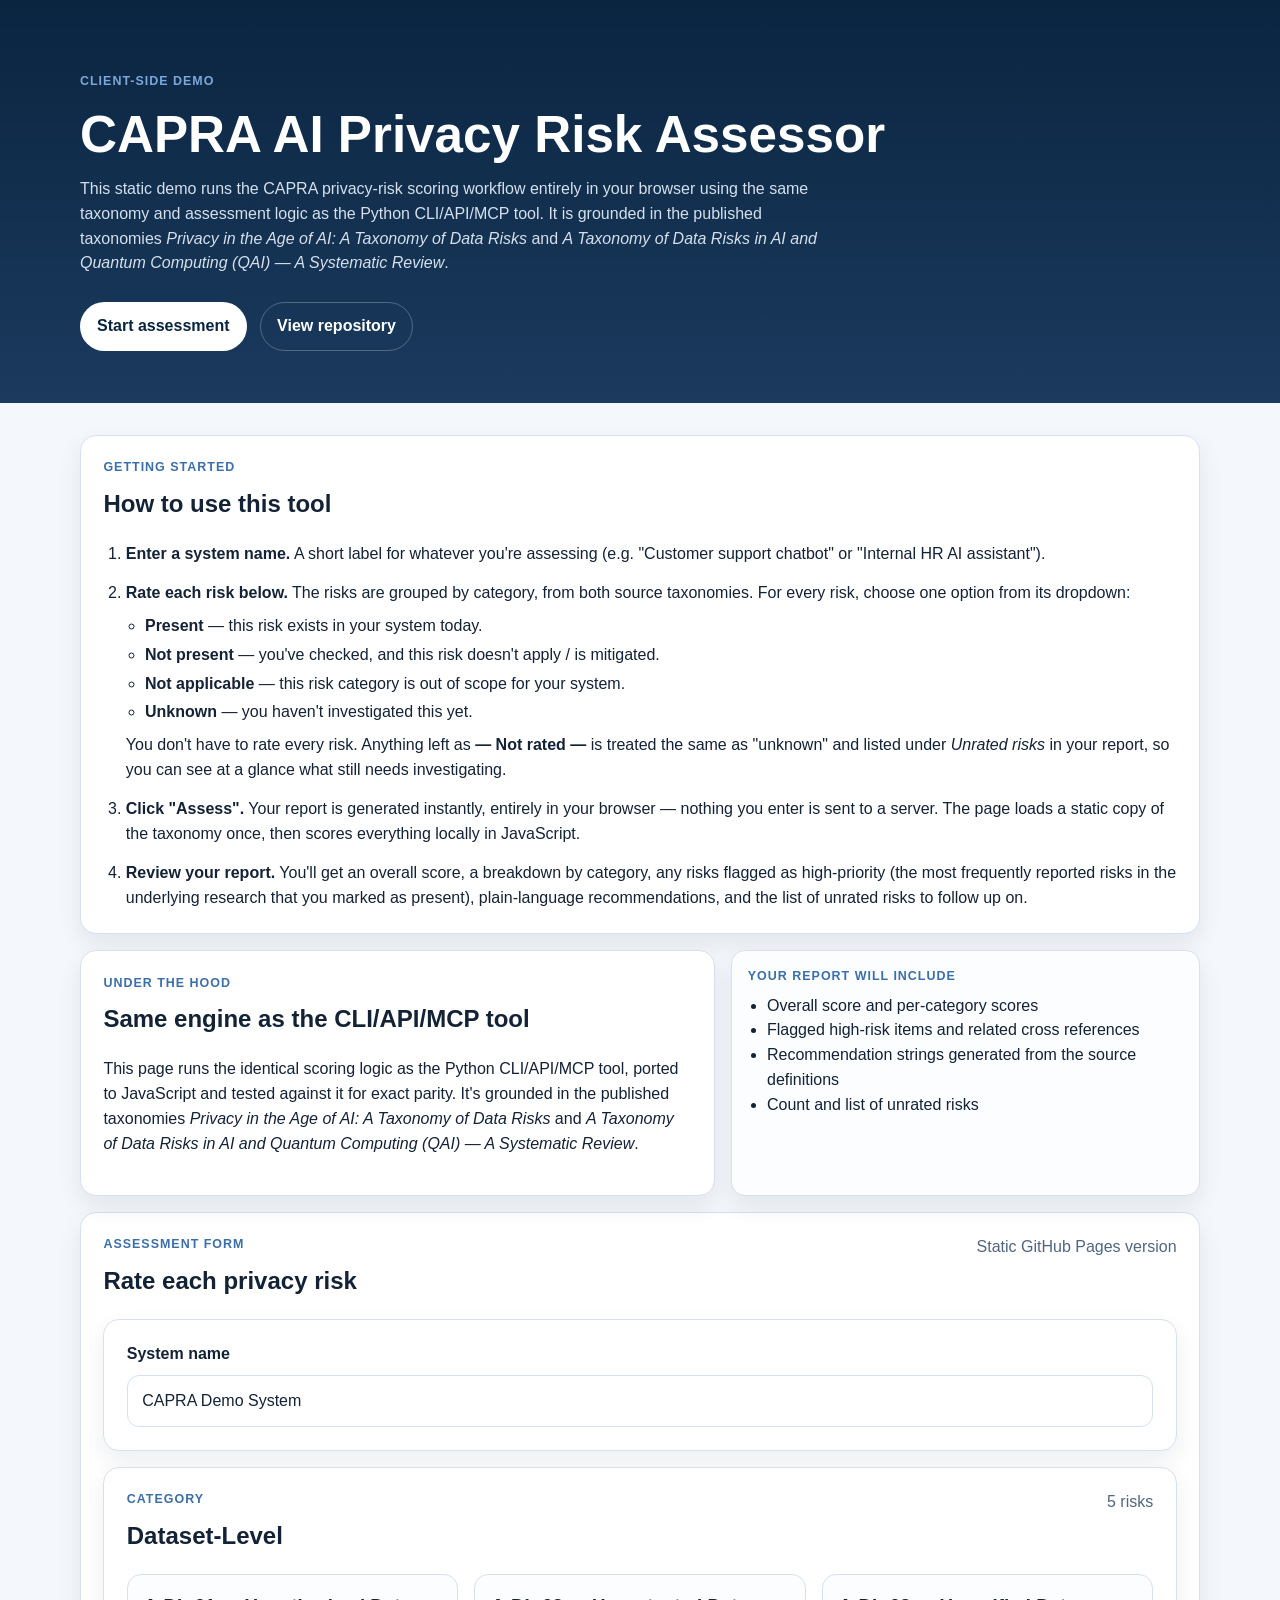
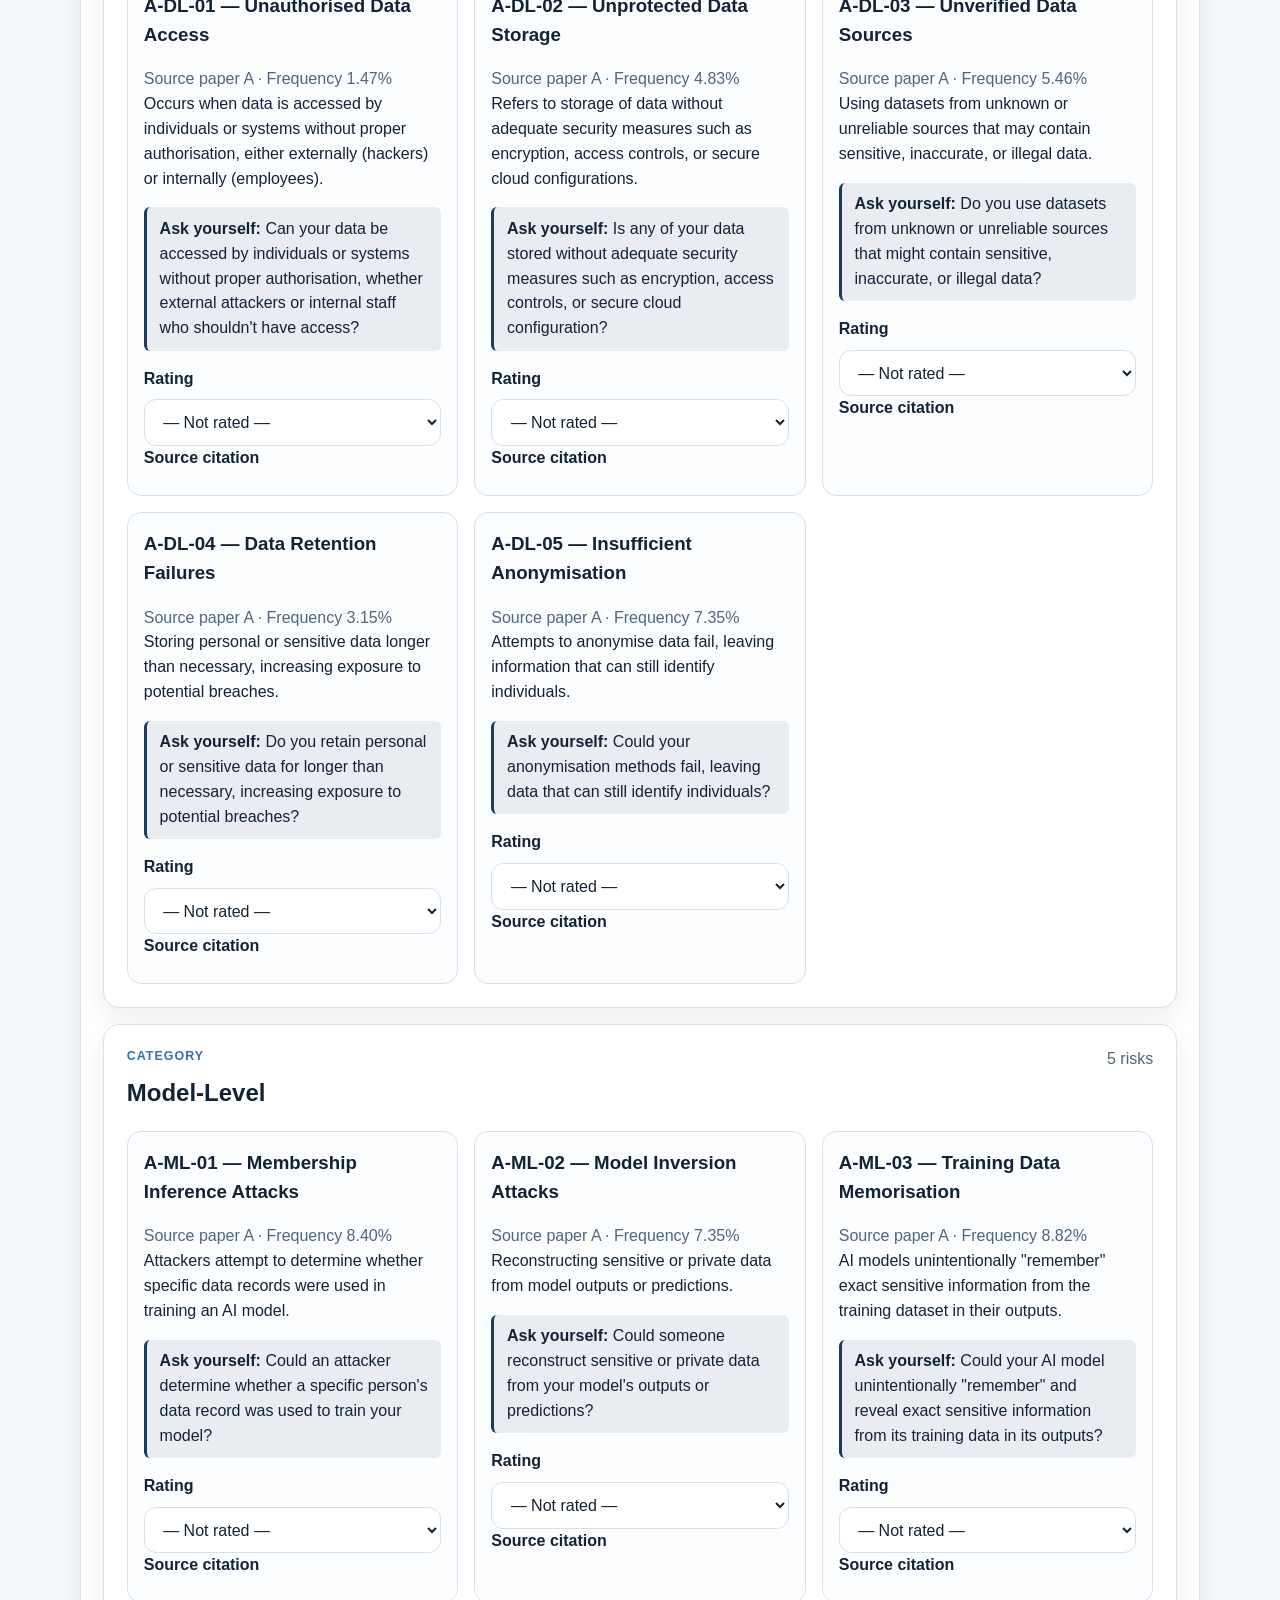
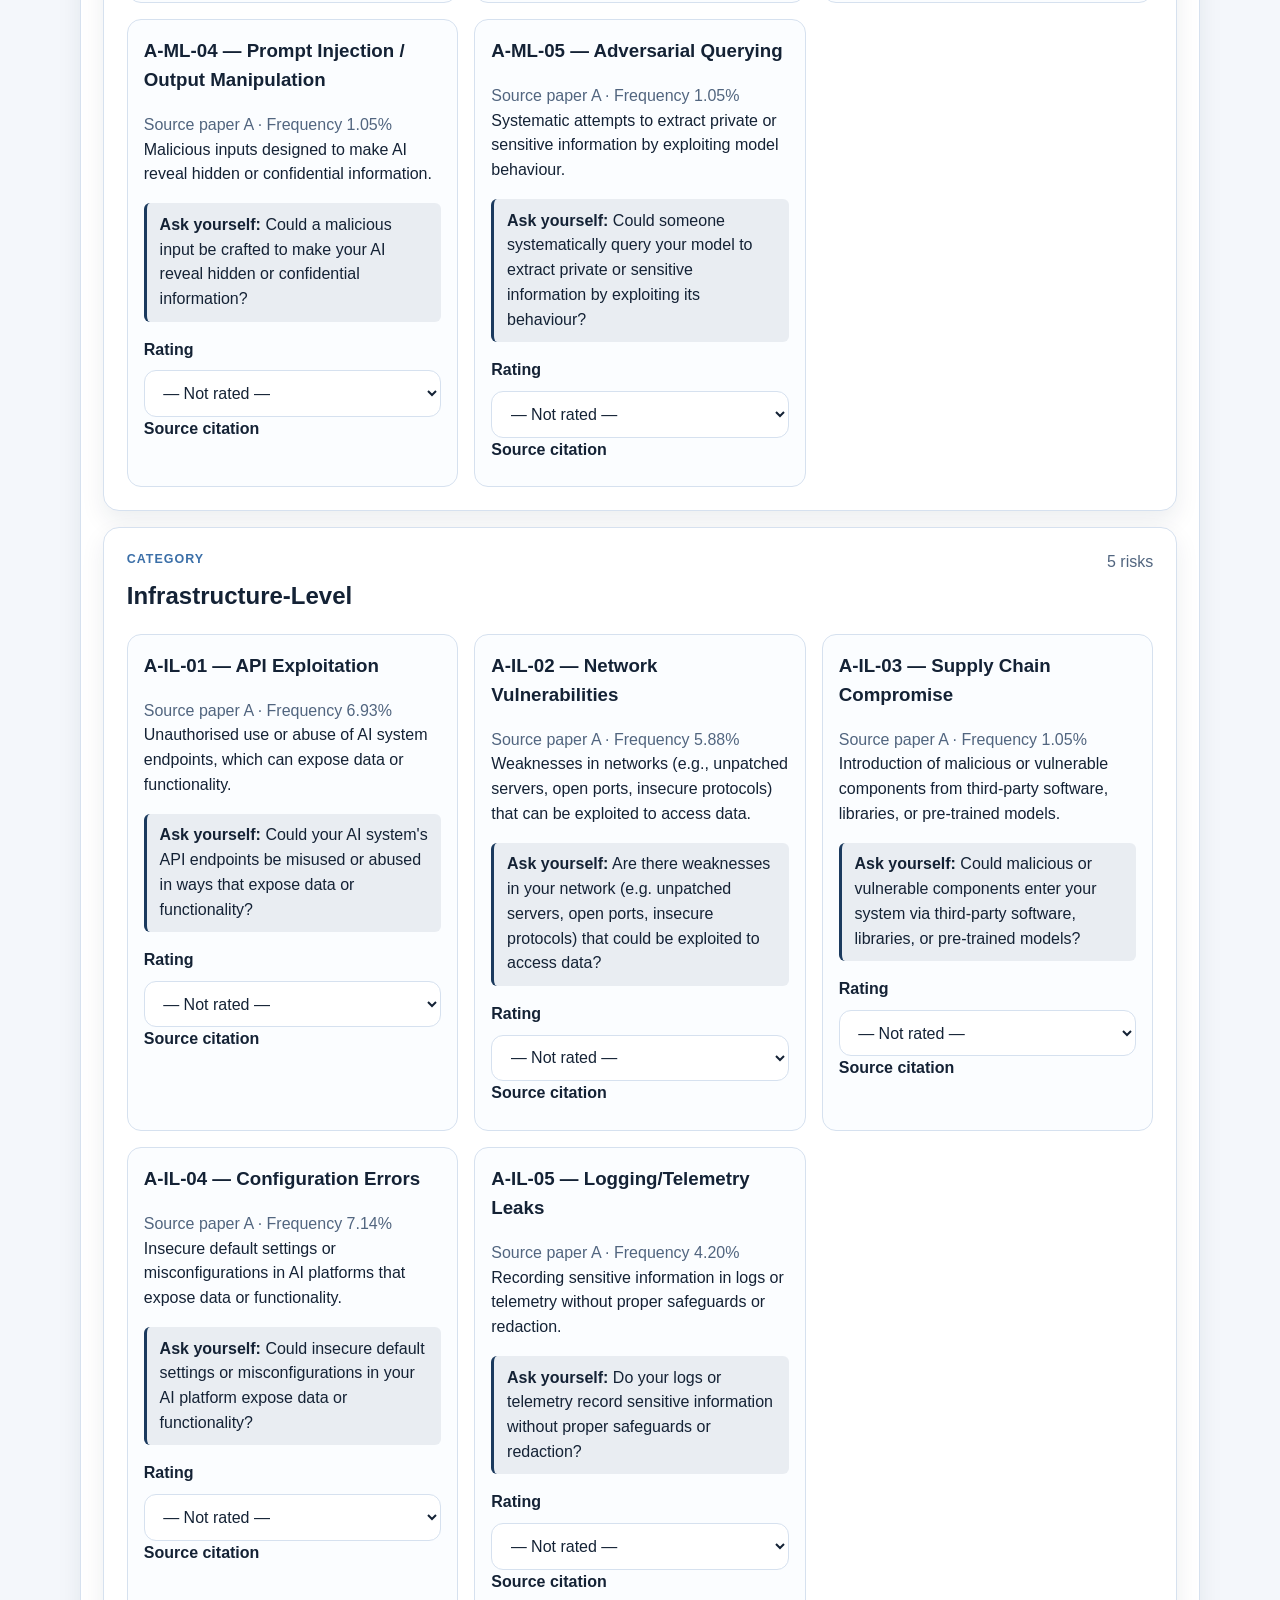
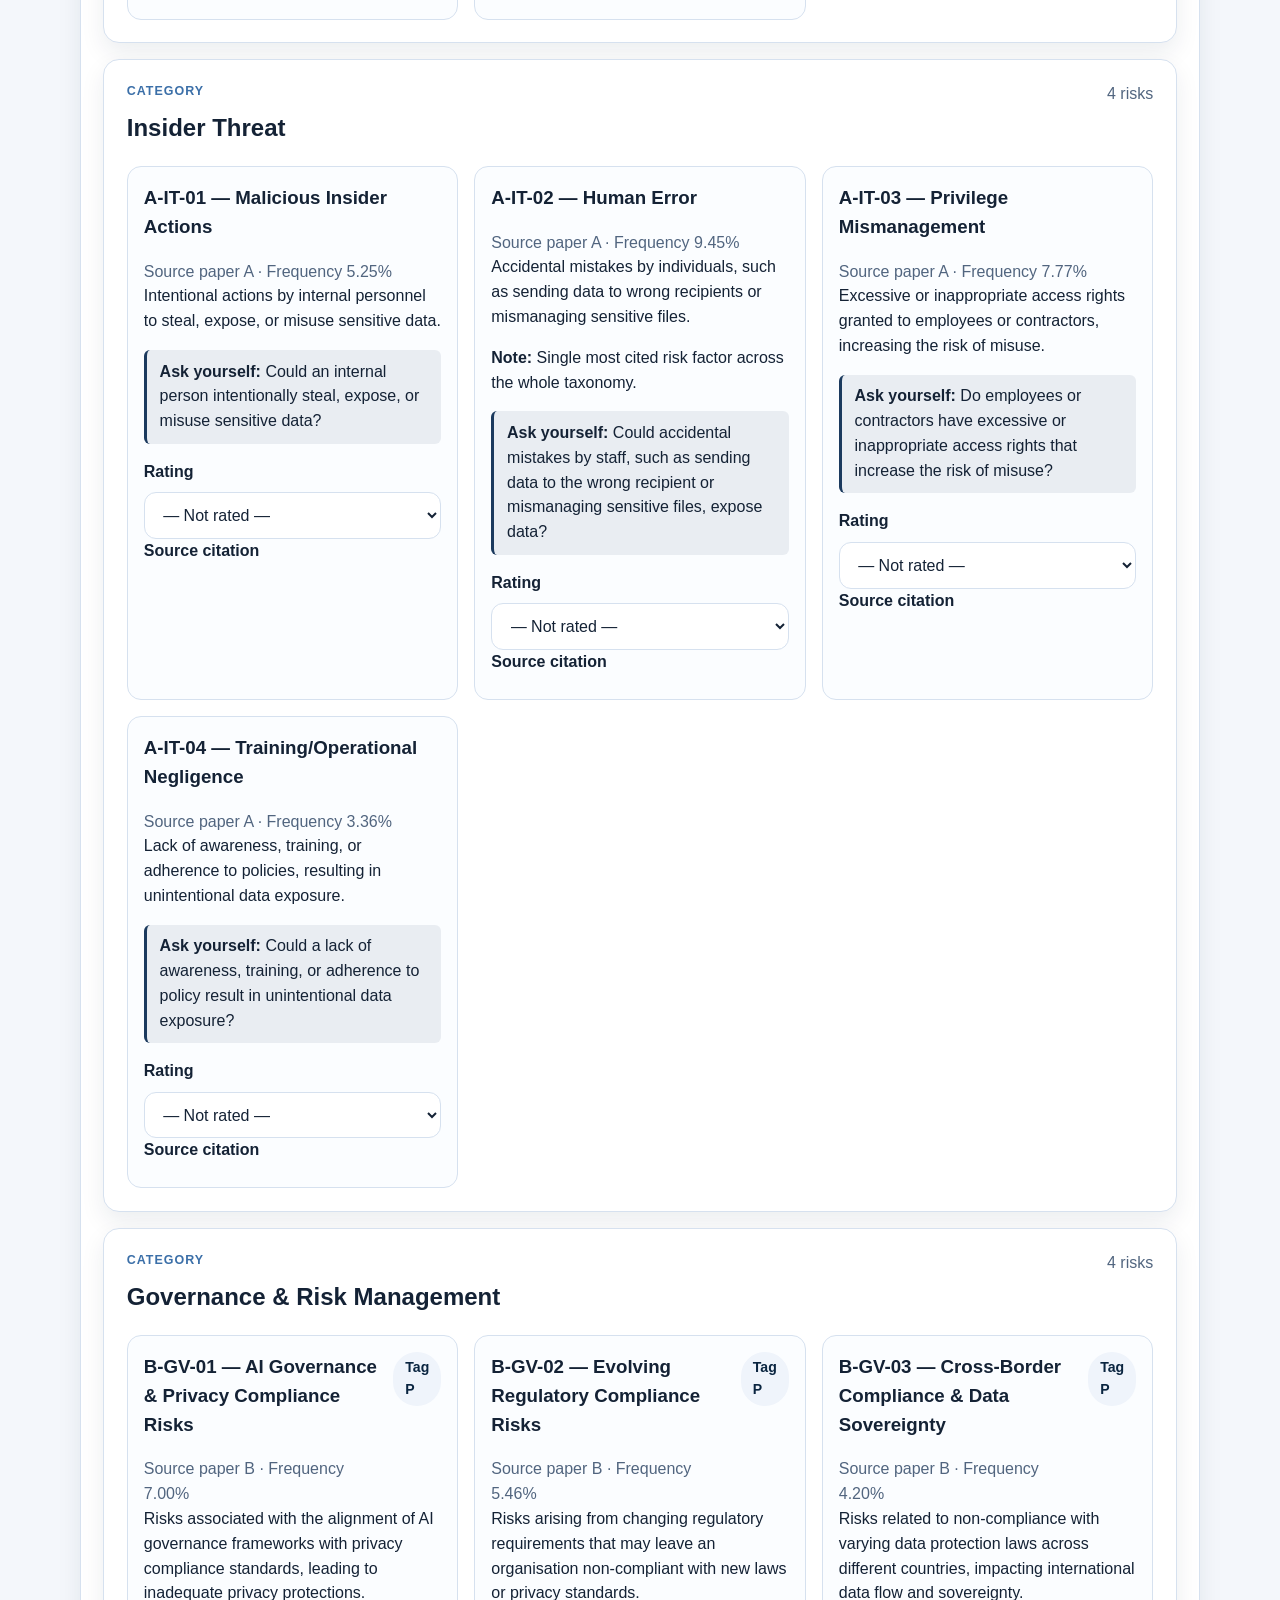
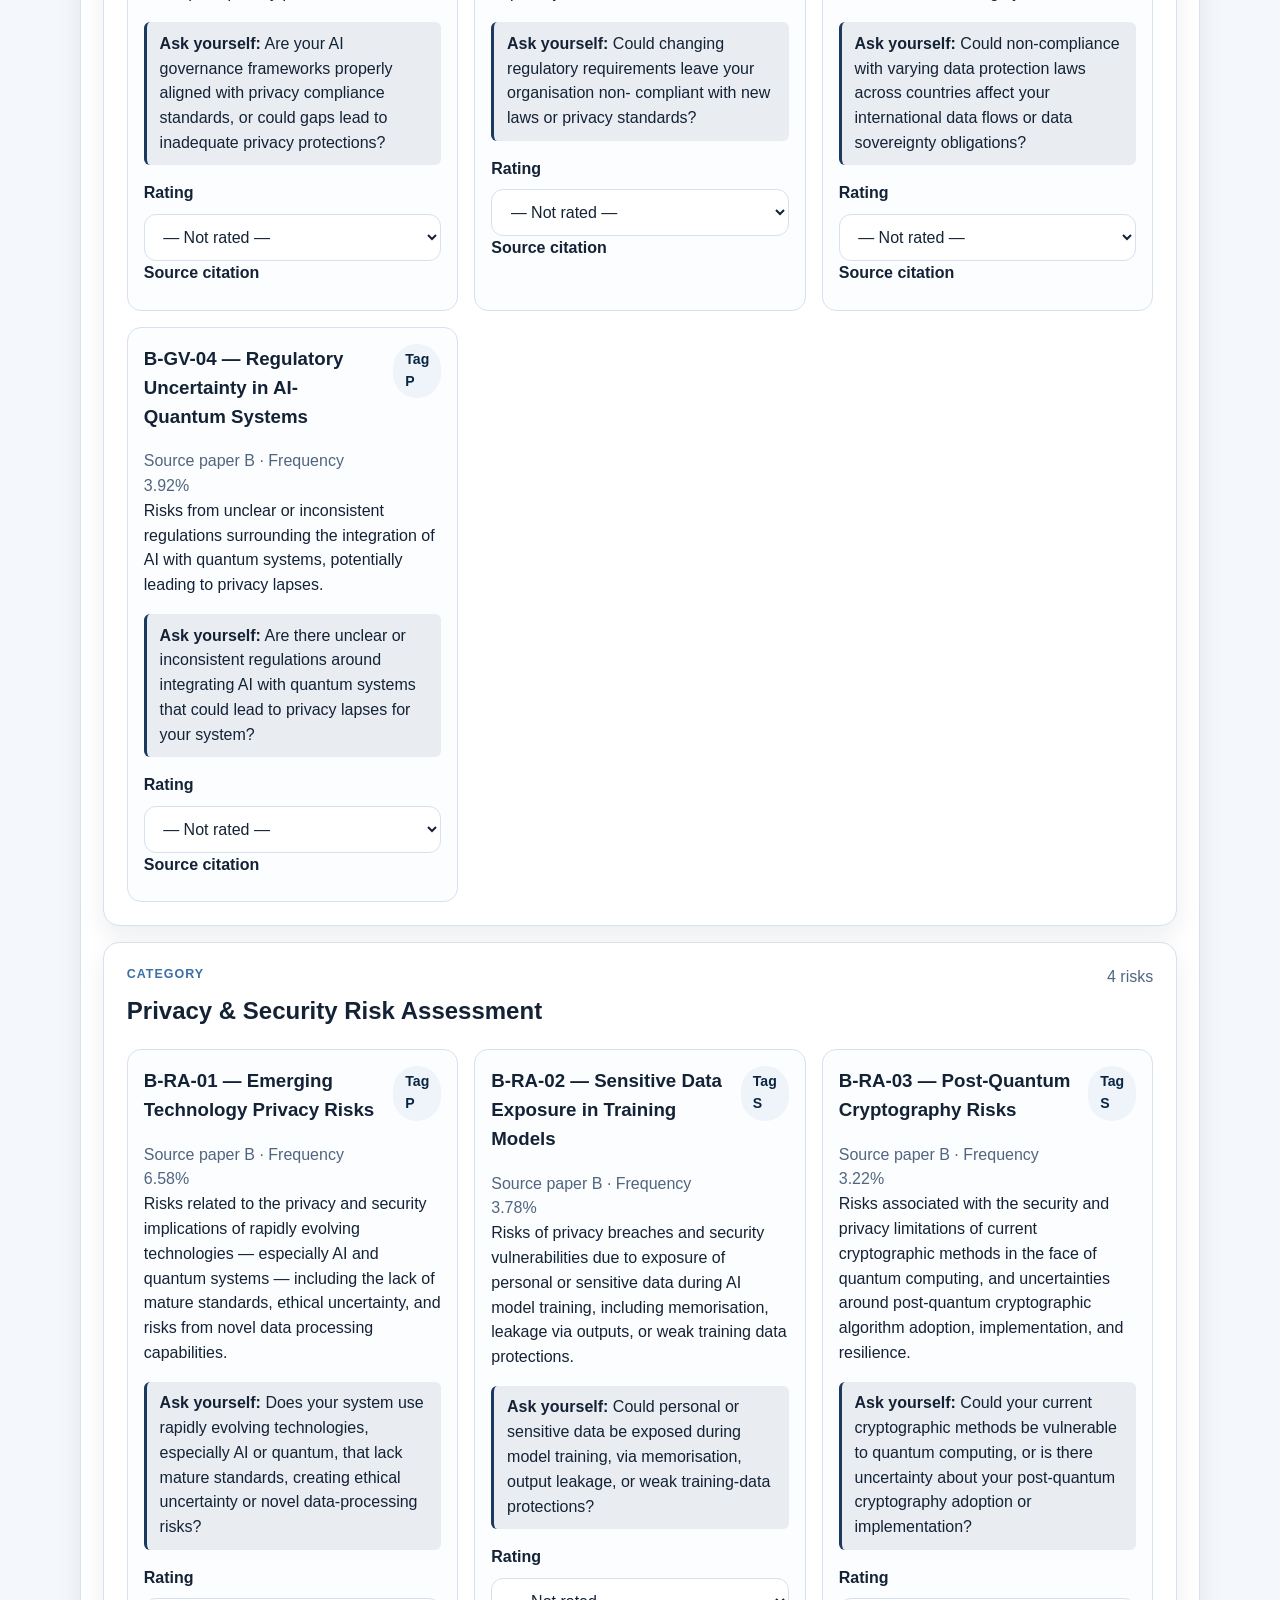
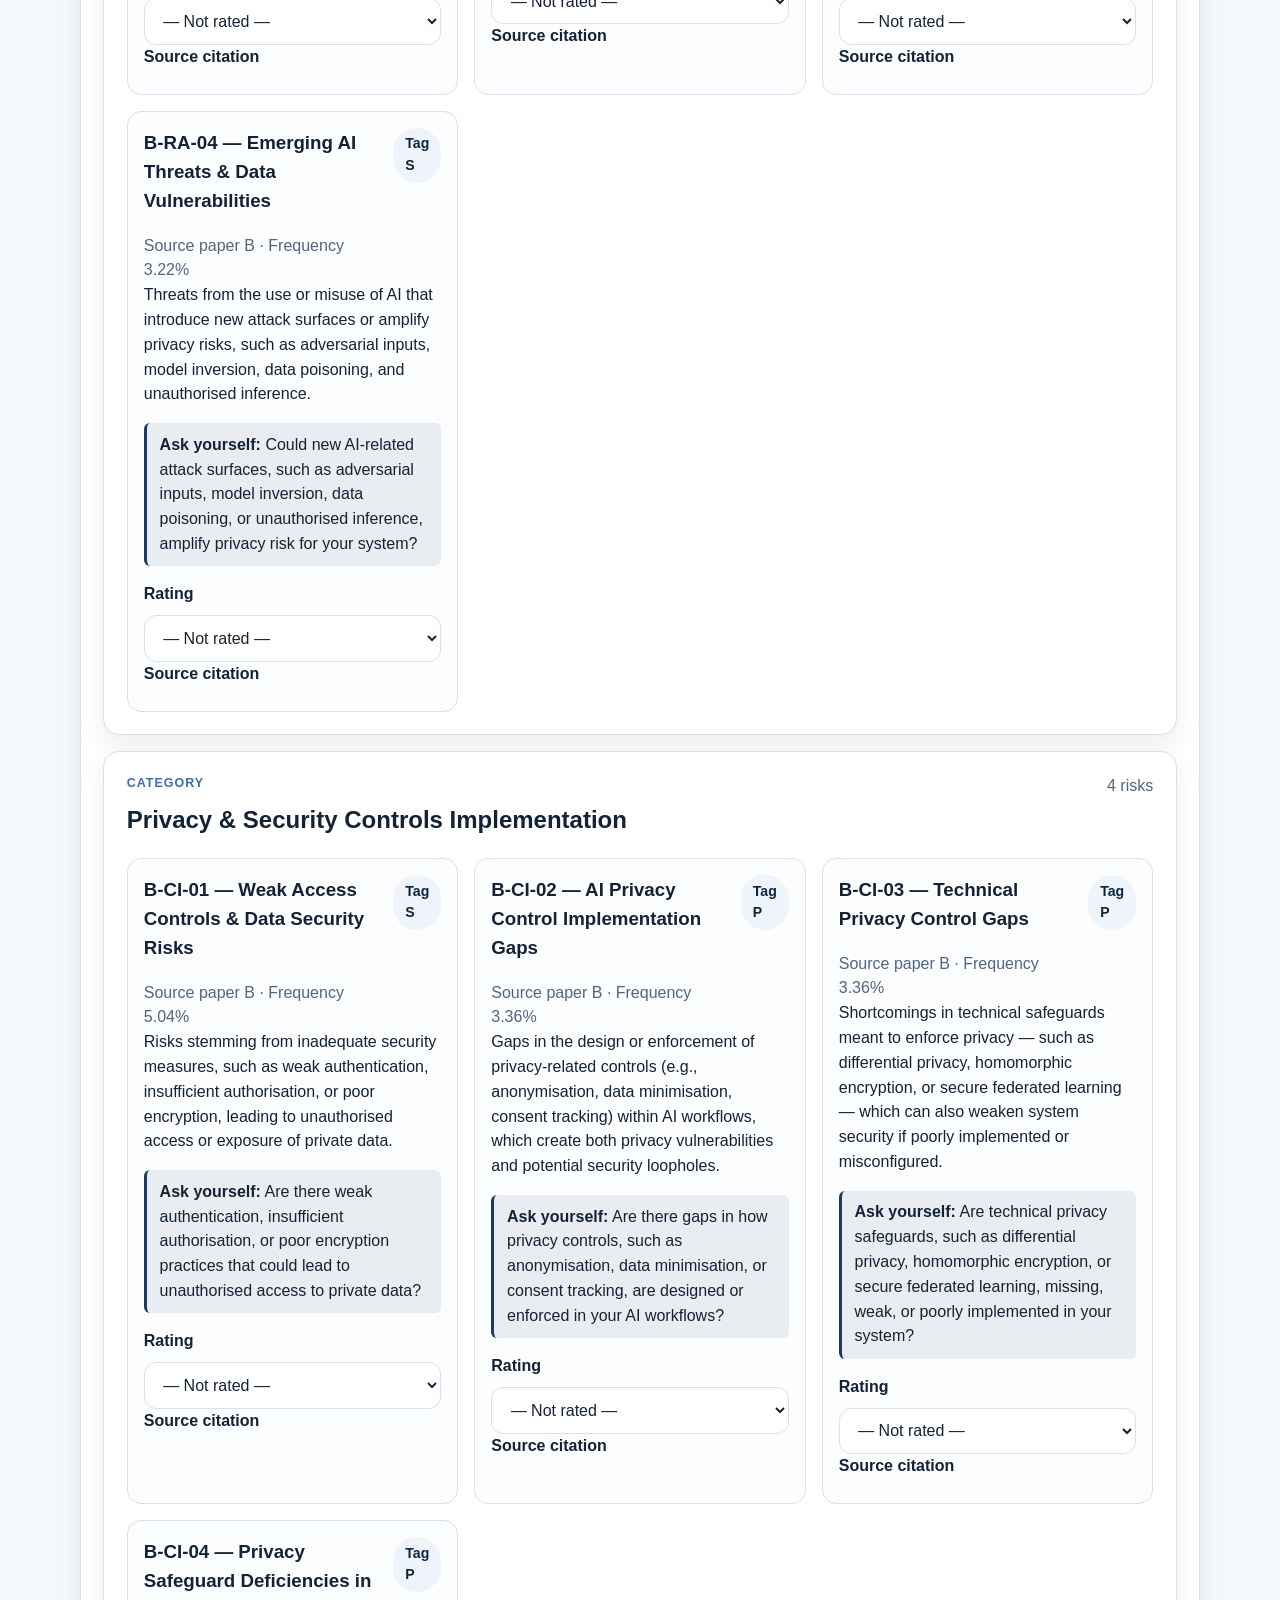
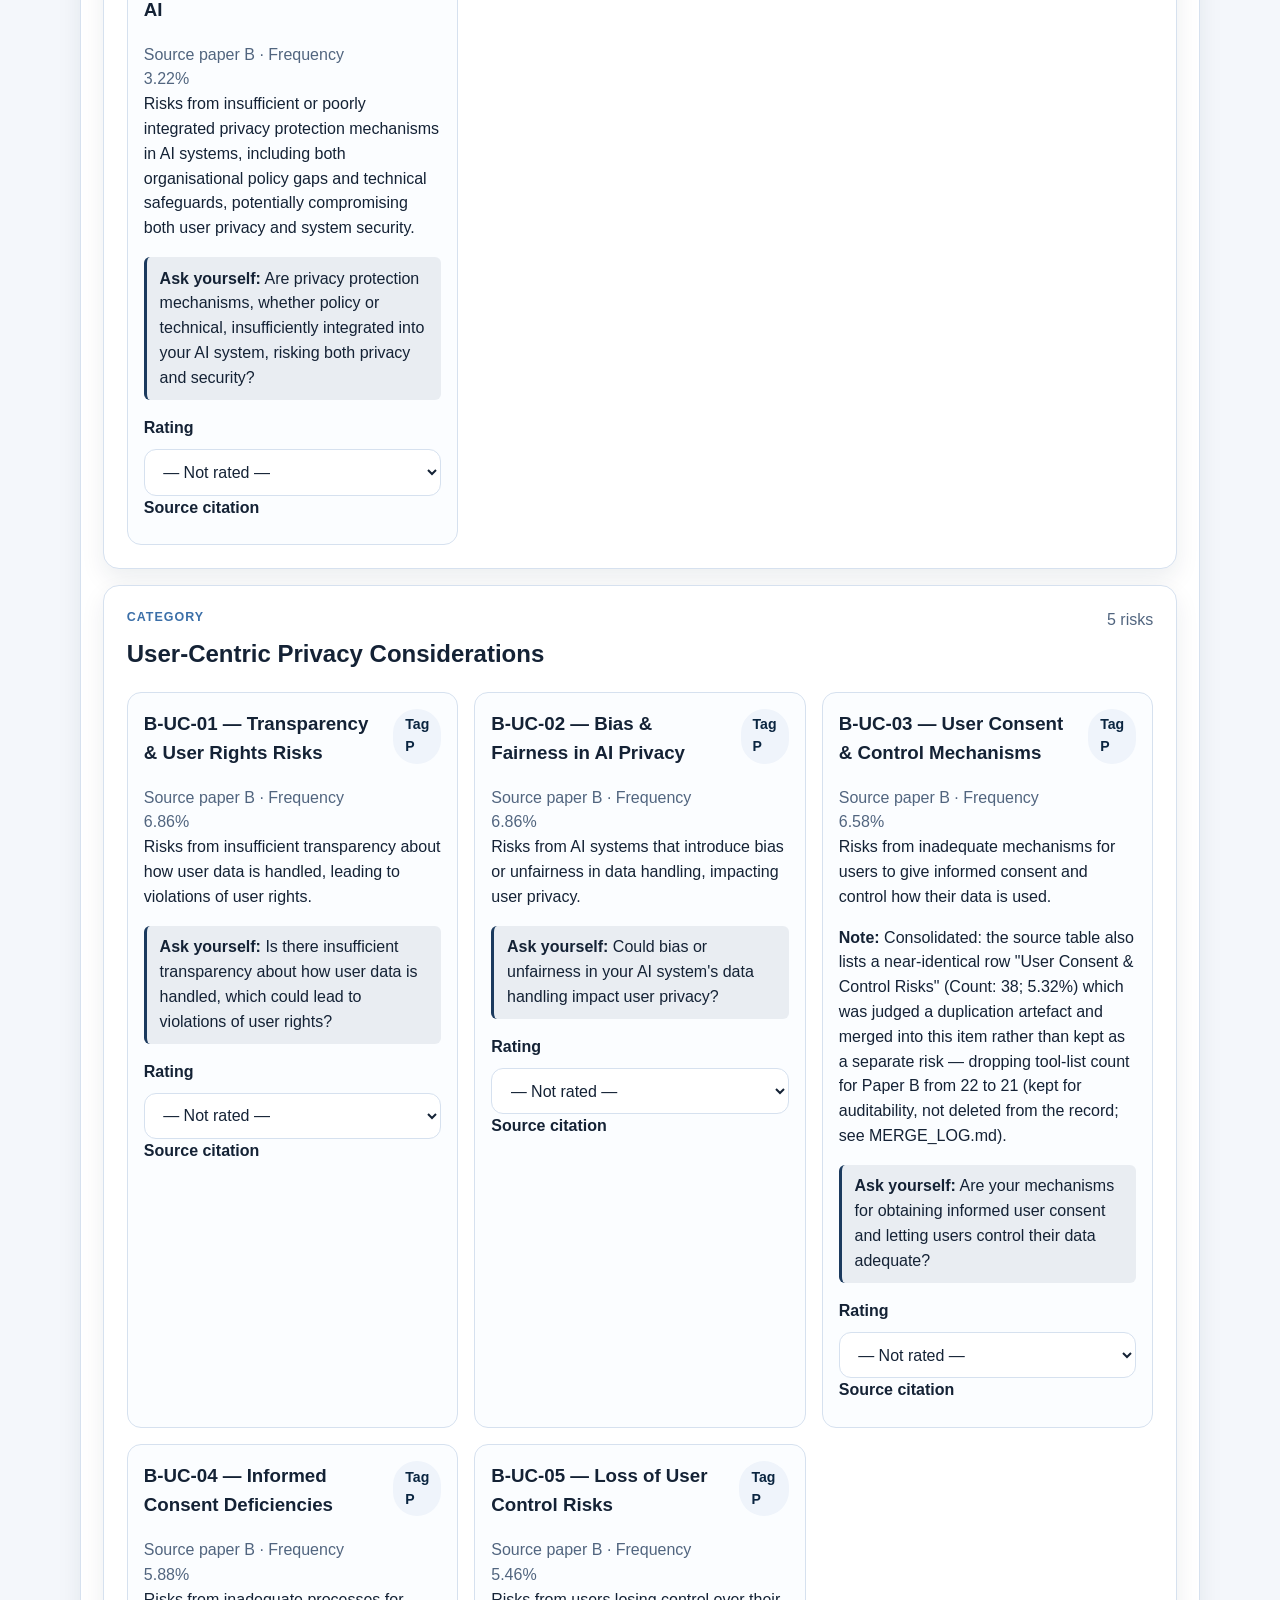
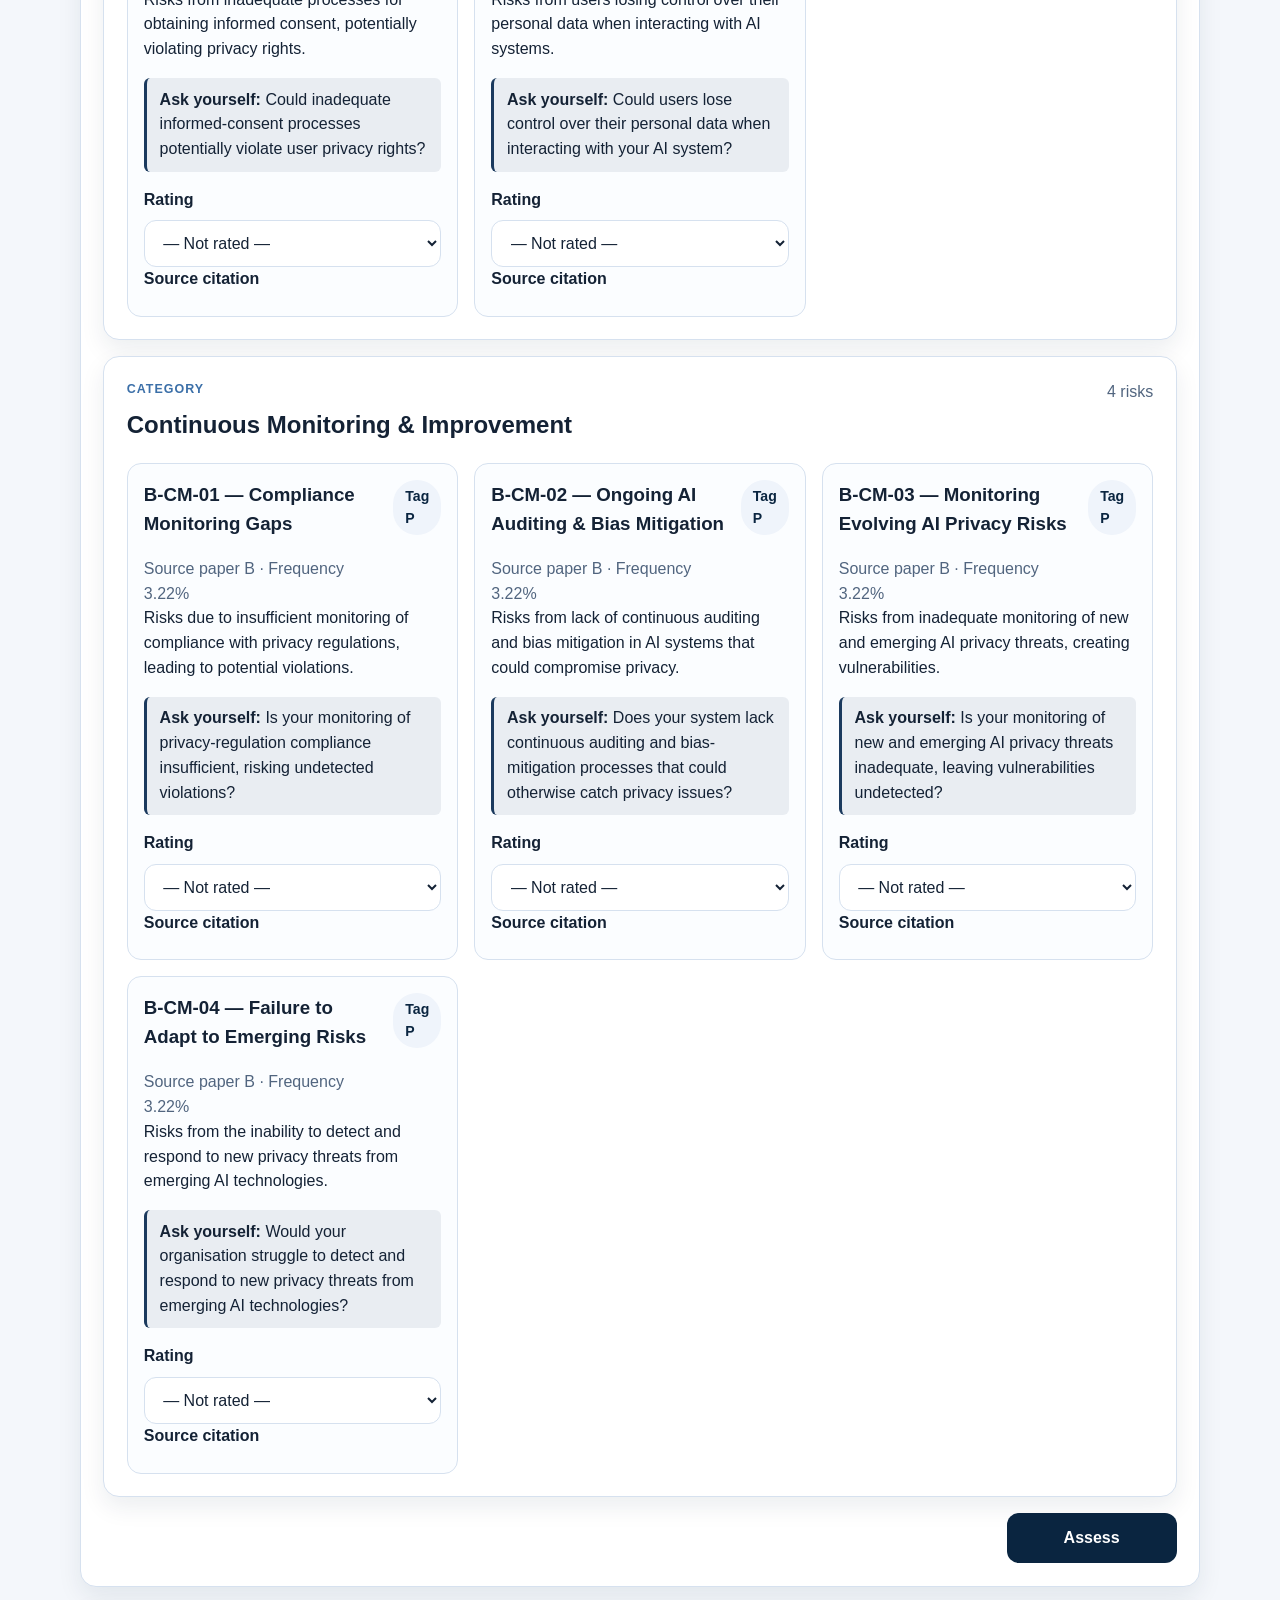
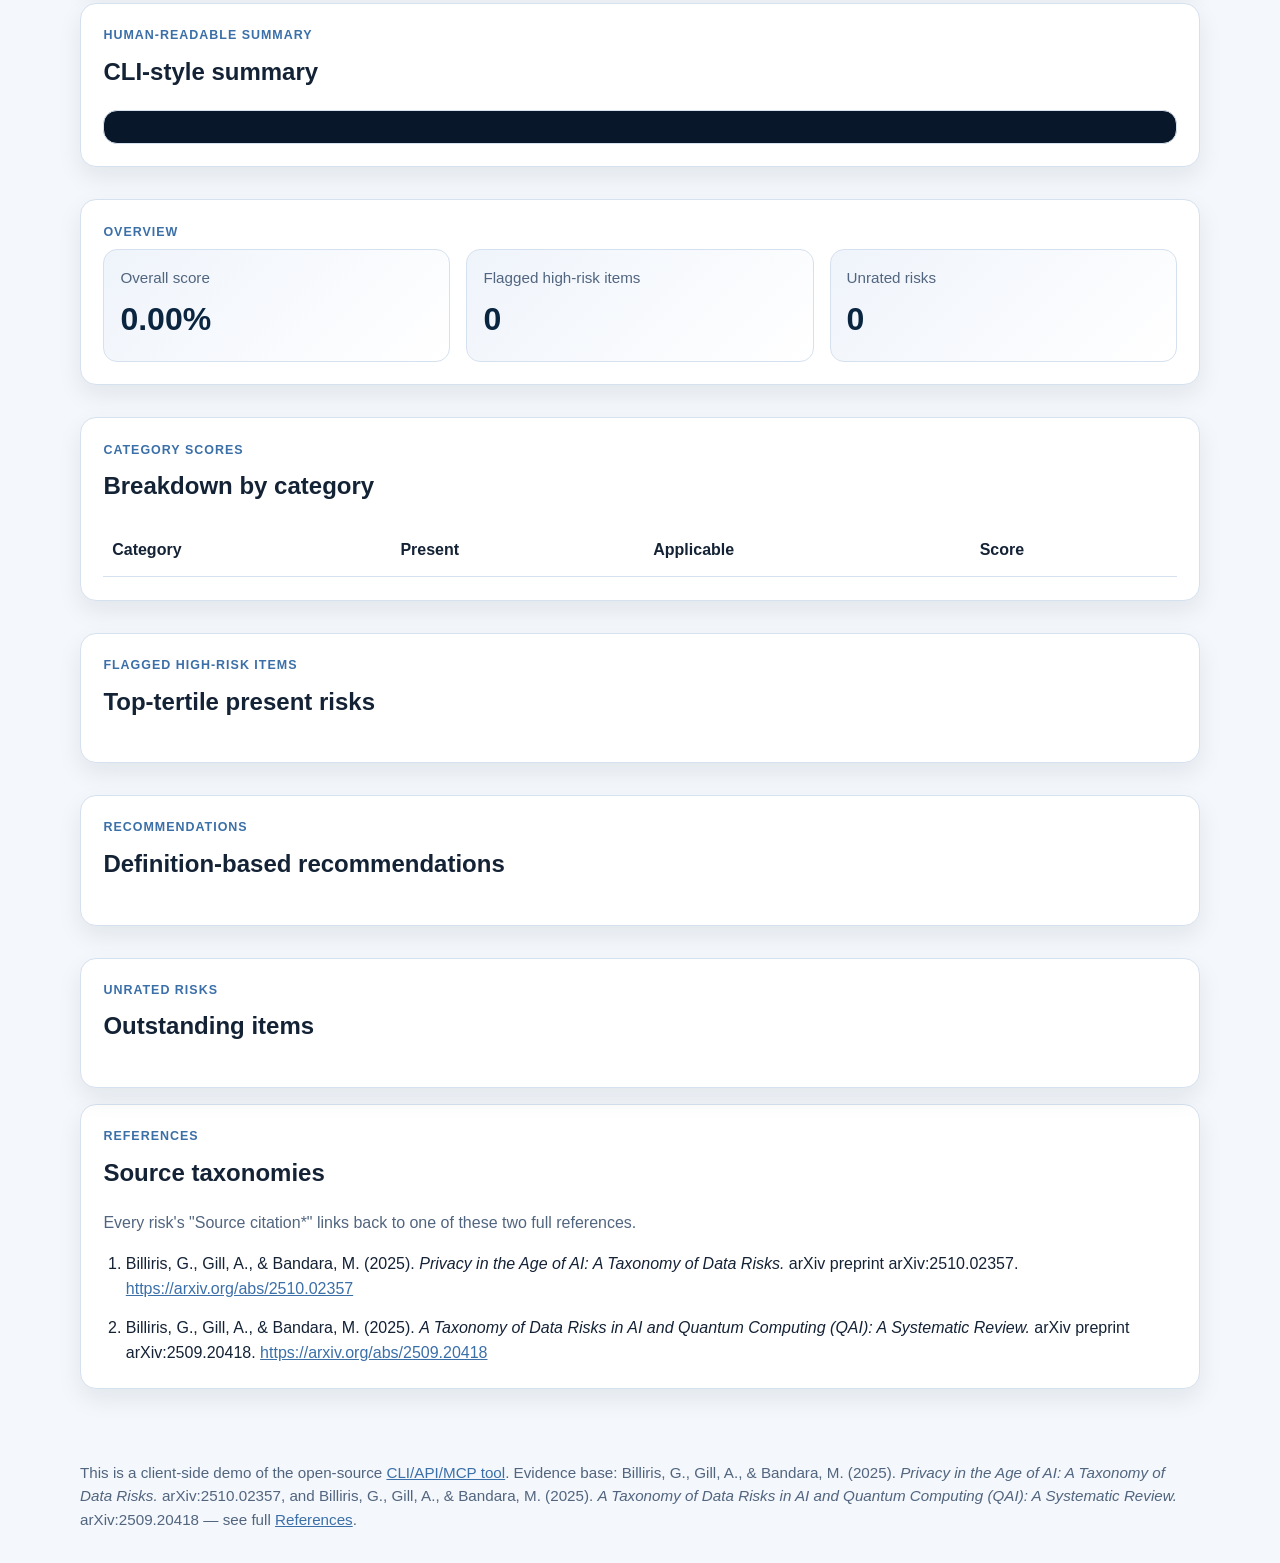
<file: docs/index.html>
<!doctype html>
<html lang="en">
  <head>
    <meta charset="utf-8">
    <meta name="viewport" content="width=device-width, initial-scale=1">
    <title>CAPRA AI Privacy Risk Assessor · Client-Side Demo</title>
    <meta
      name="description"
      content="Static GitHub Pages demo of the CAPRA AI Privacy Risk Assessor, running the scoring engine fully in the browser."
    >
    <link rel="stylesheet" href="./css/style.css">
    <script src="./js/scoring.js" defer></script>
    <script src="./js/app.js" defer></script>
  </head>
  <body>
    <header class="hero">
      <div class="container">
        <p class="eyebrow">Client-side demo</p>
        <h1>CAPRA AI Privacy Risk Assessor</h1>
        <p>
          This static demo runs the CAPRA privacy-risk scoring workflow entirely in your browser using the same
          taxonomy and assessment logic as the Python CLI/API/MCP tool. It is grounded in the published taxonomies
          <em>Privacy in the Age of AI: A Taxonomy of Data Risks</em> and <em>A Taxonomy of Data Risks in AI and Quantum
          Computing (QAI) — A Systematic Review</em>.
        </p>
        <div class="hero-actions">
          <a class="button-link" href="#assessment">Start assessment</a>
          <a class="button-link secondary" href="https://github.com/gracebilliris/ai-privacy-risk-assessor">View repository</a>
        </div>
      </div>
    </header>

    <main class="page">
      <div class="container">
        <section class="panel">
          <p class="eyebrow">Getting started</p>
          <h2>How to use this tool</h2>
          <ol class="plain-list steps-list">
            <li>
              <strong>Enter a system name.</strong> A short label for whatever you're assessing
              (e.g. "Customer support chatbot" or "Internal HR AI assistant").
            </li>
            <li>
              <strong>Rate each risk below.</strong> The risks are grouped by category, from both source
              taxonomies. For every risk, choose one option from its dropdown:
              <ul>
                <li><strong>Present</strong> — this risk exists in your system today.</li>
                <li><strong>Not present</strong> — you've checked, and this risk doesn't apply / is mitigated.</li>
                <li><strong>Not applicable</strong> — this risk category is out of scope for your system.</li>
                <li><strong>Unknown</strong> — you haven't investigated this yet.</li>
              </ul>
              You don't have to rate every risk. Anything left as <strong>— Not rated —</strong> is treated the
              same as "unknown" and listed under <em>Unrated risks</em> in your report, so you can see at a
              glance what still needs investigating.
            </li>
            <li>
              <strong>Click "Assess".</strong> Your report is generated instantly, entirely in your browser —
              nothing you enter is sent to a server. The page loads a static copy of the taxonomy once, then
              scores everything locally in JavaScript.
            </li>
            <li>
              <strong>Review your report.</strong> You'll get an overall score, a breakdown by category,
              any risks flagged as high-priority (the most frequently reported risks in the underlying research
              that you marked as present), plain-language recommendations, and the list of unrated risks to
              follow up on.
            </li>
          </ol>
        </section>

        <section class="intro-grid">
          <article class="panel">
            <p class="eyebrow">Under the hood</p>
            <h2>Same engine as the CLI/API/MCP tool</h2>
            <p>
              This page runs the identical scoring logic as the Python CLI/API/MCP tool, ported to JavaScript and
              tested against it for exact parity. It's grounded in the published taxonomies
              <em>Privacy in the Age of AI: A Taxonomy of Data Risks</em> and <em>A Taxonomy of Data Risks in AI and
              Quantum Computing (QAI) — A Systematic Review</em>.
            </p>
          </article>

          <aside class="panel list-card">
            <p class="eyebrow">Your report will include</p>
            <ul>
              <li>Overall score and per-category scores</li>
              <li>Flagged high-risk items and related cross references</li>
              <li>Recommendation strings generated from the source definitions</li>
              <li>Count and list of unrated risks</li>
            </ul>
          </aside>
        </section>

        <section id="assessment" class="panel">
          <div class="section-heading">
            <div>
              <p class="eyebrow">Assessment form</p>
              <h2>Rate each privacy risk</h2>
            </div>
            <span class="category-count">Static GitHub Pages version</span>
          </div>

          <div id="ui-error" class="error-box" hidden></div>

          <form id="assessment-form">
            <div class="panel">
              <label class="field-label" for="system-name">System name</label>
              <input
                id="system-name"
                name="system_name"
                type="text"
                placeholder="e.g. CAPRA research assistant"
                value="CAPRA Demo System"
                required
              >
            </div>

            <div id="assessment-form-sections" aria-live="polite"></div>

            <div class="form-actions">
              <button type="submit">Assess</button>
            </div>
          </form>
        </section>

        <section id="results" class="result-stack" hidden>
          <article class="panel">
            <p class="eyebrow">Human-readable summary</p>
            <h2>CLI-style summary</h2>
            <pre id="summary-output" class="summary-output"></pre>
          </article>

          <article class="panel">
            <p class="eyebrow">Overview</p>
            <div class="score-grid">
              <div class="score-card">
                <span class="score-label">Overall score</span>
                <strong id="overall-score" class="score-value">0.00%</strong>
              </div>
              <div class="score-card">
                <span class="score-label">Flagged high-risk items</span>
                <strong id="flagged-count" class="score-value">0</strong>
              </div>
              <div class="score-card">
                <span class="score-label">Unrated risks</span>
                <strong id="unrated-count" class="score-value">0</strong>
              </div>
            </div>
          </article>

          <article class="panel">
            <p class="eyebrow">Category scores</p>
            <h2>Breakdown by category</h2>
            <table class="score-table">
              <thead>
                <tr>
                  <th>Category</th>
                  <th>Present</th>
                  <th>Applicable</th>
                  <th>Score</th>
                </tr>
              </thead>
              <tbody id="category-score-body"></tbody>
            </table>
          </article>

          <article class="panel">
            <p class="eyebrow">Flagged high-risk items</p>
            <h2>Top-tertile present risks</h2>
            <div id="flagged-items"></div>
          </article>

          <article class="panel">
            <p class="eyebrow">Recommendations</p>
            <h2>Definition-based recommendations</h2>
            <div id="recommendations"></div>
          </article>

          <article class="panel">
            <p class="eyebrow">Unrated risks</p>
            <h2>Outstanding items</h2>
            <div id="unrated-risks"></div>
          </article>
        </section>

        <section id="references" class="panel">
          <p class="eyebrow">References</p>
          <h2>Source taxonomies</h2>
          <p class="muted">
            Every risk's "Source citation*" links back to one of these two full references.
          </p>
          <ol class="plain-list steps-list">
            <li id="ref-paper-a">
              Billiris, G., Gill, A., &amp; Bandara, M. (2025).
              <em>Privacy in the Age of AI: A Taxonomy of Data Risks.</em>
              arXiv preprint arXiv:2510.02357.
              <a href="https://arxiv.org/abs/2510.02357">https://arxiv.org/abs/2510.02357</a>
            </li>
            <li id="ref-paper-b">
              Billiris, G., Gill, A., &amp; Bandara, M. (2025).
              <em>A Taxonomy of Data Risks in AI and Quantum Computing (QAI): A Systematic Review.</em>
              arXiv preprint arXiv:2509.20418.
              <a href="https://arxiv.org/abs/2509.20418">https://arxiv.org/abs/2509.20418</a>
            </li>
          </ol>
        </section>
      </div>
    </main>

    <footer class="footer">
      <div class="container">
        This is a client-side demo of the open-source
        <a href="https://github.com/gracebilliris/ai-privacy-risk-assessor">CLI/API/MCP tool</a>.
        Evidence base: Billiris, G., Gill, A., &amp; Bandara, M. (2025).
        <em>Privacy in the Age of AI: A Taxonomy of Data Risks.</em> arXiv:2510.02357, and
        Billiris, G., Gill, A., &amp; Bandara, M. (2025).
        <em>A Taxonomy of Data Risks in AI and Quantum Computing (QAI): A Systematic Review.</em>
        arXiv:2509.20418 — see full <a href="#references">References</a>.
      </div>
    </footer>
  </body>
</html>
</file>
<file: docs/css/style.css>
:root {
  color-scheme: light;
  --navy: #0a2540;
  --midblue: #3b6fa8;
  --sky: #7ba7d9;
  --accent: #1b3a5e;
  --paper: #ffffff;
  --soft: #eff4fb;
  --line: #d6e1ef;
  --ink: #142235;
  --slate: #51657f;
  --muted: #6f8298;
  --warning-bg: #fff3d8;
  --warning-text: #8b5a00;
  --danger-bg: #fce8e8;
  --danger-text: #8e2d2d;
  --shadow: rgba(10, 37, 64, 0.08);
}

* {
  box-sizing: border-box;
}

html {
  scroll-behavior: smooth;
}

body {
  margin: 0;
  font-family: -apple-system, BlinkMacSystemFont, "Segoe UI", Roboto, Helvetica, Arial, sans-serif;
  line-height: 1.55;
  color: var(--ink);
  background: #f4f7fb;
}

a {
  color: var(--midblue);
}

a:hover {
  color: var(--navy);
}

.hero {
  background: linear-gradient(180deg, var(--navy) 0%, var(--accent) 100%);
  color: var(--paper);
  padding: 4.5rem 1rem 3.25rem;
}

.container {
  width: min(1120px, calc(100% - 2rem));
  margin: 0 auto;
}

.hero .eyebrow {
  color: var(--sky);
}

.hero h1 {
  margin: 0 0 0.9rem;
  font-size: clamp(2.2rem, 4vw, 3.6rem);
  line-height: 1.08;
}

.hero p {
  max-width: 760px;
  margin: 0 0 1rem;
  color: #d5e0ec;
}

.hero-actions {
  display: flex;
  flex-wrap: wrap;
  gap: 0.85rem;
  margin-top: 1.6rem;
}

.button-link {
  display: inline-flex;
  align-items: center;
  justify-content: center;
  min-height: 2.8rem;
  padding: 0.7rem 1rem;
  border-radius: 999px;
  border: 1px solid rgba(255, 255, 255, 0.25);
  background: var(--paper);
  color: var(--navy);
  font-weight: 700;
  text-decoration: none;
}

.button-link.secondary {
  background: transparent;
  color: var(--paper);
}

.page {
  padding: 2rem 0 3.5rem;
}

.eyebrow {
  margin: 0 0 0.45rem;
  font-size: 0.78rem;
  font-weight: 700;
  letter-spacing: 0.08em;
  text-transform: uppercase;
  color: var(--midblue);
}

.panel {
  margin-bottom: 1rem;
  padding: 1.4rem;
  border: 1px solid var(--line);
  border-radius: 16px;
  background: var(--paper);
  box-shadow: 0 10px 24px var(--shadow);
}

.panel h2,
.panel h3,
.panel p {
  margin-top: 0;
}

.lead-panel p:last-child,
.risk-card p:last-child,
.result-card p:last-child {
  margin-bottom: 0;
}

.assessment-prompt {
  padding: 0.6rem 0.8rem;
  border-left: 3px solid var(--accent);
  background: rgba(27, 58, 94, 0.08);
  border-radius: 6px;
}

.section-heading,
.result-card-header,
.risk-card-header {
  display: flex;
  justify-content: space-between;
  gap: 1rem;
  align-items: flex-start;
}

.intro-grid,
.score-grid,
.risk-grid,
.result-stack {
  display: grid;
  gap: 1rem;
}

.intro-grid {
  grid-template-columns: 1.15fr 0.85fr;
}

.score-grid {
  grid-template-columns: repeat(3, minmax(0, 1fr));
}

.risk-grid {
  grid-template-columns: repeat(auto-fit, minmax(290px, 1fr));
}

.result-stack {
  grid-template-columns: 1fr;
}

.list-card ul,
.plain-list {
  margin: 0;
  padding-left: 1.2rem;
}

.steps-list {
  padding-left: 1.4rem;
}

.steps-list > li {
  margin-bottom: 0.9rem;
}

.steps-list > li:last-child {
  margin-bottom: 0;
}

.steps-list ul {
  margin: 0.5rem 0 0.5rem 0;
  padding-left: 1.2rem;
}

.steps-list ul li {
  margin-bottom: 0.25rem;
}

.plain-list-columns {
  columns: 2;
  column-gap: 1.5rem;
}

.risk-card,
.result-card,
.score-card,
.list-card {
  padding: 1rem;
  border: 1px solid var(--line);
  border-radius: 14px;
  background: #fbfdff;
}

.risk-meta,
.category-count,
.muted,
.footer,
.citation-block p {
  color: var(--slate);
}

.meta-pill,
.status-badge {
  display: inline-flex;
  align-items: center;
  padding: 0.35rem 0.75rem;
  border-radius: 999px;
  font-size: 0.88rem;
  font-weight: 700;
}

.meta-pill {
  background: var(--soft);
  color: var(--navy);
}

.status-badge {
  background: var(--warning-bg);
  color: var(--warning-text);
}

.field-label,
summary {
  display: inline-block;
  margin-bottom: 0.5rem;
  font-weight: 600;
}

input,
select,
button {
  width: 100%;
  border: 1px solid var(--line);
  border-radius: 12px;
  padding: 0.8rem 0.9rem;
  font: inherit;
  color: inherit;
  background: #fff;
}

button {
  cursor: pointer;
  width: auto;
  min-width: 170px;
  border: 0;
  background: var(--navy);
  color: var(--paper);
  font-weight: 700;
}

button:hover {
  background: var(--accent);
}

.form-actions {
  display: flex;
  justify-content: flex-end;
}

.score-card {
  background: linear-gradient(135deg, var(--soft), var(--paper));
}

.score-label {
  display: block;
  margin-bottom: 0.35rem;
  color: var(--slate);
  font-size: 0.95rem;
}

.score-value {
  font-size: 2rem;
  font-weight: 800;
  color: var(--navy);
}

.summary-output {
  margin: 0;
  padding: 1rem;
  border-radius: 14px;
  border: 1px solid var(--line);
  background: #09172a;
  color: #edf4ff;
  font: 0.95rem/1.6 ui-monospace, SFMono-Regular, Menlo, Monaco, Consolas, monospace;
  white-space: pre-wrap;
}

.score-table {
  width: 100%;
  border-collapse: collapse;
}

.score-table th,
.score-table td {
  padding: 0.85rem 0.55rem;
  border-bottom: 1px solid var(--line);
  text-align: left;
  vertical-align: top;
}

.score-table tr:last-child td {
  border-bottom: 0;
}

.cross-reference-block {
  margin-top: 1rem;
  padding-top: 1rem;
  border-top: 1px solid var(--line);
}

.error-box {
  margin-bottom: 1rem;
  padding: 0.95rem 1rem;
  border-radius: 12px;
  border: 1px solid #f2bbbb;
  background: var(--danger-bg);
  color: var(--danger-text);
}

.footer {
  padding: 0 0 2rem;
  font-size: 0.95rem;
}

@media (max-width: 860px) {
  .intro-grid,
  .score-grid {
    grid-template-columns: 1fr;
  }
}

@media (max-width: 720px) {
  .section-heading,
  .result-card-header,
  .risk-card-header,
  .form-actions {
    flex-direction: column;
    align-items: stretch;
  }

  .plain-list-columns {
    columns: 1;
  }

  button {
    width: 100%;
  }
}
</file>
